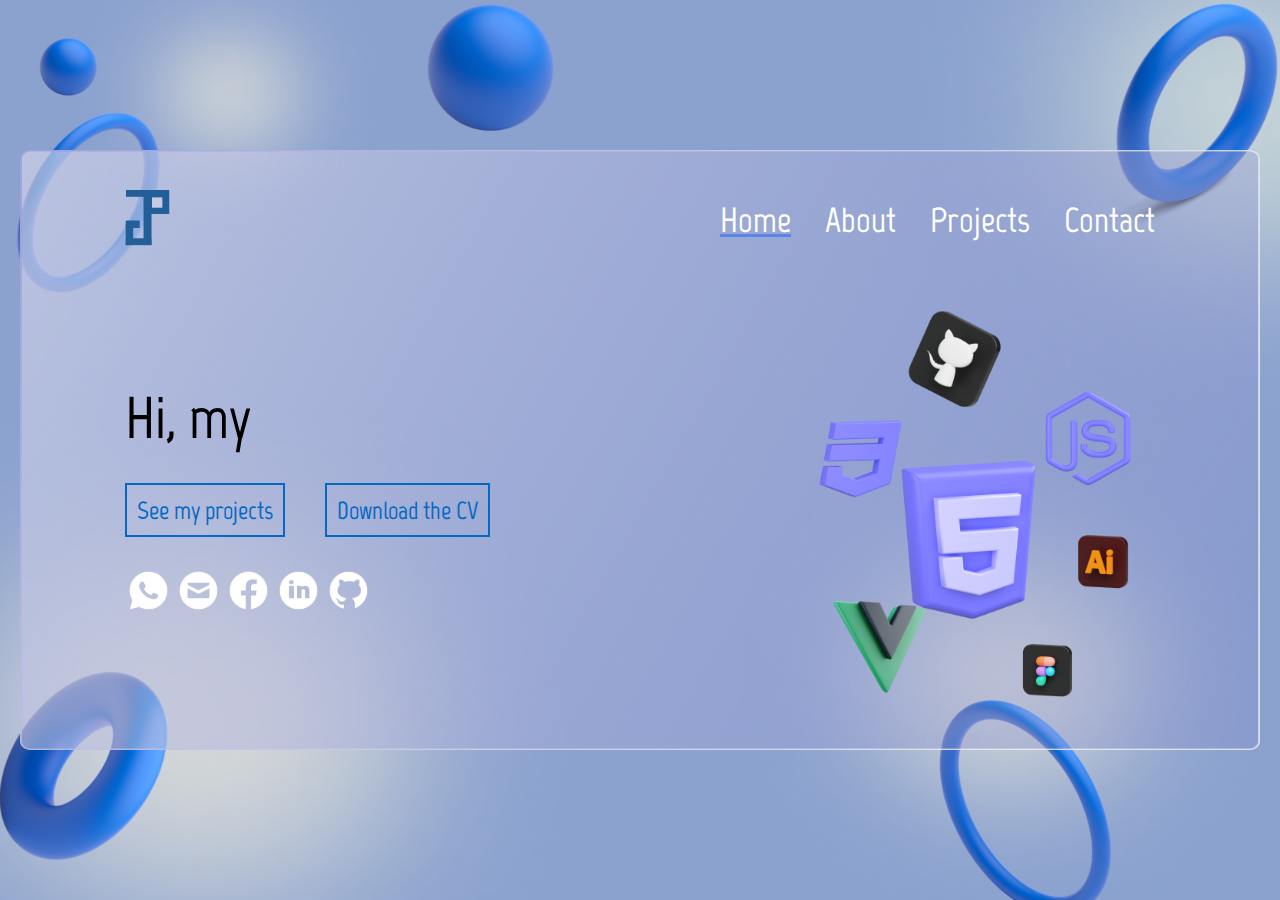
<file: index.html>
<!DOCTYPE html>
<html lang="en">

<head>
    <meta charset="UTF-8">
    <meta name="viewport" content="width=device-width, initial-scale=1.0">
    <title>Document</title>
    <link rel="stylesheet" href="css/main.css">
    <link rel="stylesheet" href="css/media.css">
</head>

<body>
    <header class="header">
        <img src="./img/background.png" alt="" class="header__bg">
        <img src="./img/circle1.png" alt="" class="header__circle1">
        <img src="./img/circle2.png" alt="" class="header__circle2">
        <img src="./img/circle3.png" alt="" class="header__circle3">
        <img src="./img/circle4.png" alt="" class="header__circle4">
        <img src="./img/circle5.png" alt="" class="header__circle5">
        <img src="./img/circle6.png" alt="" class="header__circle6">

        <div class="header__content">
            <img src="./img/blur.png" alt="" class="header__blur">

            <div class="header__box">
                <div class="header__nav">
                    <div class="container">
                        <a href="#!" class="header__logo"><img src="./img/logo.svg" alt="" class="header__logo-img"></a>

                        <div class="header__lines">
                            <span class="header__line"></span>
                        </div>
                        <div class="header__menu">
                            <ul class="header__list">
                                <li class="header__item">
                                    <a href="#!" style="text-decoration: underline rgba(91, 131, 233, 1);"
                                        class="header__link">Home</a>
                                </li>
                                <li class="header__item">
                                    <a href="./html/about.html" class="header__link">About</a>
                                </li>
                                <li class="header__item">
                                    <a href="./html/projects.html" class="header__link">Projects</a>
                                </li>
                                <li class="header__item">
                                    <a href="./html/contact.html" class="header__link">Contact</a>
                                </li>
                            </ul>

                            <div class="header__socials">
                                <a href="tel: +99897 133 14 04"><img src="./img/WhatsApp.svg" alt=""></a>
                                <a href="mailto:sobitbeksunnatillayev@gmail.com"><img src="./img/email.svg" alt=""></a>
                                <a href="#!"><img src="./img/Facebook.svg" alt=""></a>
                                <a href="#!"><img src="./img/LinkedIn.svg" alt=""></a>
                                <a href="https://github.com/SobitSunnatillayev" target="blank"><img
                                        src="./img/GitHub.svg" alt=""></a>
                            </div>
                        </div>
                    </div>
                </div>

                <div class="header__personal">
                    <div class="container">
                        <div class="header__info">
                            <h1 class="header__title">Hi, my name is Sobit and I am a <span
                                    style="color: rgba(5, 104, 195, 1);">Frontend Developer</span></h1>
                            <div class="header__btns">
                                <a class="header__btn" href="./html/projects.html">See my projects</a>
                                <a class="header__btn" href="./download/resume.docx" download="CV.pdf">
                                    Download the CV
                                </a>
                            </div>
                            <div class="header__icons">
                                <a href="tel: +99897 133 14 04"><img src="./img/WhatsApp.svg" alt=""></a>
                                <a href="mailto:sobitbeksunnatillayev@gmail.com"><img src="./img/email.svg" alt=""></a>
                                <a href="#!"><img src="./img/Facebook.svg" alt=""></a>
                                <a href="#!"><img src="./img/LinkedIn.svg" alt=""></a>
                                <a href="https://github.com/SobitSunnatillayev" target="blank"><img
                                        src="./img/GitHub.svg" alt=""></a>
                            </div>
                        </div>
                        <img src="./img/tools.png" alt="" class="header__img">
                    </div>
                </div>
            </div>
        </div>
    </header>

    <script src="./js/main.js"></script>
    <script src="./js/global.js"></script>
</body>

</html>
</file>
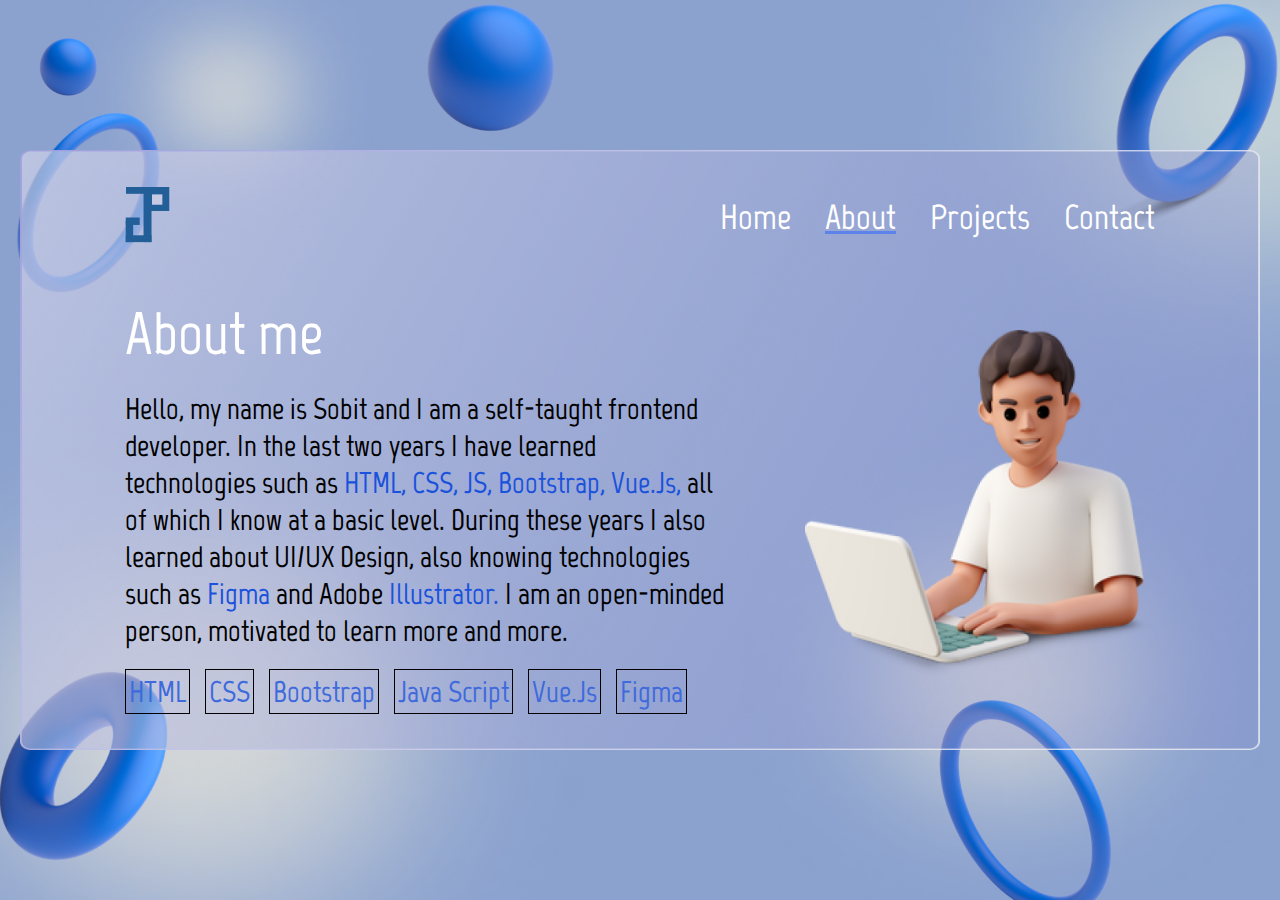
<file: html/about.html>
<!DOCTYPE html>
<html lang="en">

<head>
    <meta charset="UTF-8">
    <meta name="viewport" content="width=device-width, initial-scale=1.0">
    <title>Document</title>
    <link rel="stylesheet" href="../css/main.css">
    <link rel="stylesheet" href="../css/media.css">
</head>

<body>
    <header class="header">
        <img src="../img/background.png" alt="" class="header__bg">
        <img src="../img/circle1.png" alt="" class="header__circle1">
        <img src="../img/circle2.png" alt="" class="header__circle2">
        <img src="../img/circle3.png" alt="" class="header__circle3">
        <img src="../img/circle4.png" alt="" class="header__circle4">
        <img src="../img/circle5.png" alt="" class="header__circle5">
        <img src="../img/circle6.png" alt="" class="header__circle6">

        <div class="header__content">
            <img src="../img/blur.png" alt="" class="header__blur">

            <div class="header__box">
                <div class="header__nav">
                    <div class="container">
                        <a href="../index.html" class="header__logo"><img src="../img/logo.svg" class="header__logo-img" alt=""></a>

                        <div class="header__lines">
                            <span class="header__line"></span>
                        </div>

                        <div class="header__menu">
                            <ul class="header__list">
                                <li class="header__item">
                                    <a href="../index.html" class="header__link">Home</a>
                                </li>
                                <li class="header__item">
                                    <a href="#!" style="text-decoration: underline rgba(91, 131, 233, 1);"
                                        class="header__link">About</a>
                                </li>
                                <li class="header__item">
                                    <a href="./projects.html" class="header__link">Projects</a>
                                </li>
                                <li class="header__item">
                                    <a href="./contact.html" class="header__link">Contact</a>
                                </li>
                            </ul>

                            <div class="header__socials">
                                <a href="tel: +99897 133 14 04"><img src="../img/WhatsApp.svg" alt=""></a>
                                <a href="mailto:sobitbeksunnatillayev@gmail.com"><img src="../img/email.svg" alt=""></a>
                                <a href="#!"><img src="../img/Facebook.svg" alt=""></a>
                                <a href="#!"><img src="../img/LinkedIn.svg" alt=""></a>
                                <a href="https://github.com/SobitSunnatillayev" target="blank"><img
                                        src="../img/GitHub.svg" alt=""></a>
                            </div>
                        </div>
                    </div>
                </div>

                <div class="about__box">
                    <div class="container">
                        <div class="about__info">
                            <h2 class="about__title">About me</h2>
                            <p class="about__text">Hello, my name is Sobit and I am a self-taught frontend developer. In
                                the last two years I have learned technologies such as <span
                                    style="color: rgba(27, 82, 220, 1);">HTML, CSS, JS, Bootstrap, Vue.Js,</span>
                                all of which I know at a basic level. During these years I also learned about UI/UX
                                Design, also knowing technologies such as <span
                                    style="color: rgba(27, 82, 220, 1);">Figma</span> and Adobe <span
                                    style="color: rgba(27, 82, 220, 1);">Illustrator.</span>
                                I am an open-minded person, motivated to learn more and more.</p>
                                <div class="about__skills">
                                    <span class="about__skill">HTML</span>
                                    <span class="about__skill">CSS</span>
                                    <span class="about__skill">Bootstrap</span>
                                    <span class="about__skill">Java Script</span>
                                    <span class="about__skill">Vue.Js</span>
                                    <span class="about__skill">Figma</span>
                                </div>
                        </div>
                        <img src="../img/laptop.png" alt="" class="about__laptop">
                    </div>
                </div>
            </div>
        </div>
    </header>

    <script src="../js/global.js"></script>
</body>

</html>
</file>
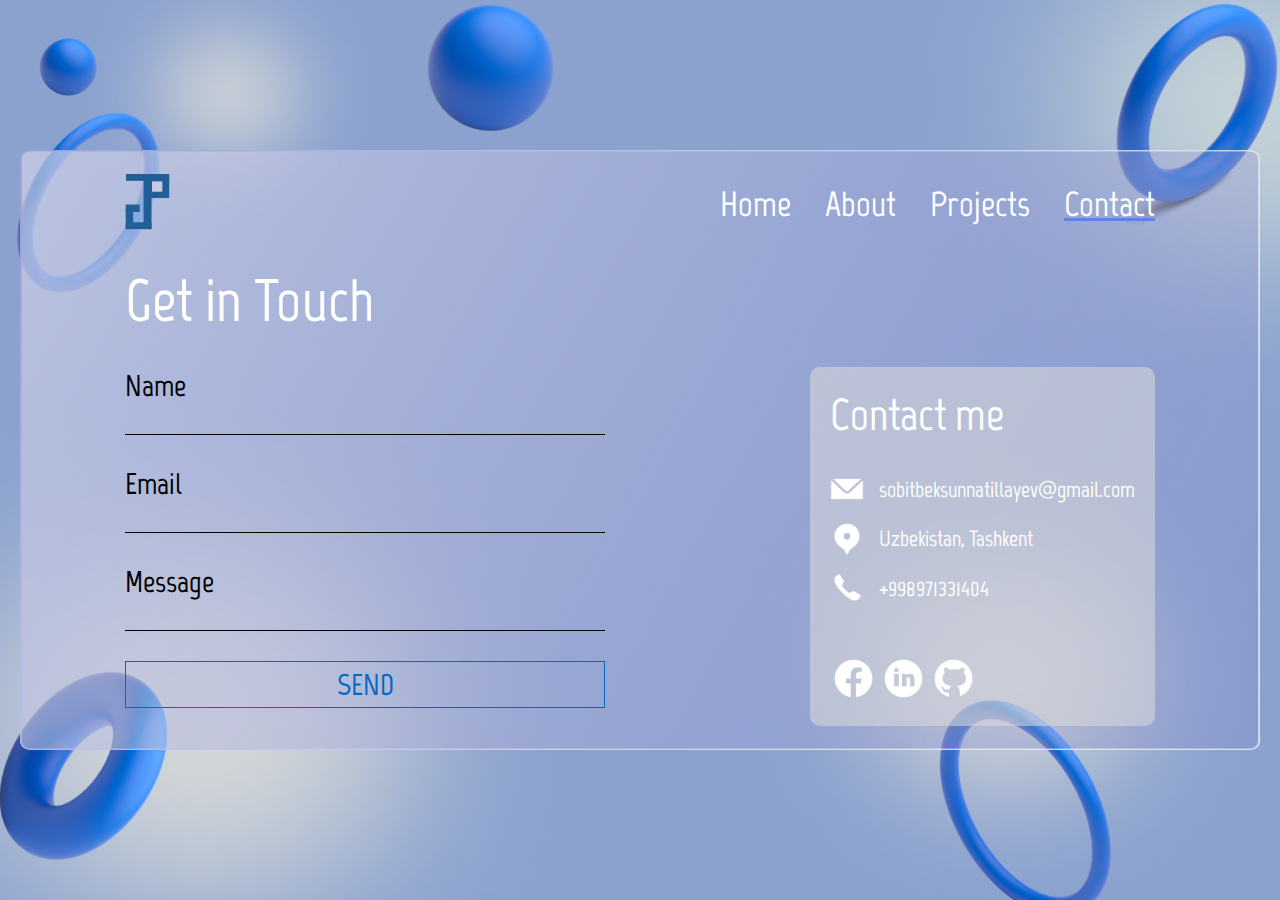
<file: html/contact.html>
<!DOCTYPE html>
<html lang="en">
<head>
    <meta charset="UTF-8">
    <meta name="viewport" content="width=device-width, initial-scale=1.0">
    <title>Document</title>
    <link rel="stylesheet" href="../css/main.css">
    <link rel="stylesheet" href="../css/media.css">
</head>

<body>
    <header class="header">
        <img src="../img/background.png" alt="" class="header__bg">
        <img src="../img/circle1.png" alt="" class="header__circle1">
        <img src="../img/circle2.png" alt="" class="header__circle2">
        <img src="../img/circle3.png" alt="" class="header__circle3">
        <img src="../img/circle4.png" alt="" class="header__circle4">
        <img src="../img/circle5.png" alt="" class="header__circle5">
        <img src="../img/circle6.png" alt="" class="header__circle6">

        <div class="header__content">
            <img src="../img/blur.png" alt="" class="contact__blur">

            <div class="header__box">
                <div class="header__nav">
                    <div class="container">
                        <a href="../index.html" class="header__logo"><img src="../img/logo.svg" class="header__logo-img"
                                alt=""></a>

                        <div class="header__lines">
                            <span class="header__line"></span>
                        </div>

                        <div class="header__menu">
                            <ul class="header__list">
                                <li class="header__item">
                                    <a href="../index.html" class="header__link">Home</a>
                                </li>
                                <li class="header__item">
                                    <a href="./about.html" class="header__link">About</a>
                                </li>
                                <li class="header__item">
                                    <a href="./projects.html" class="header__link">Projects</a>
                                </li>
                                <li class="header__item">
                                    <a href="#!" class="header__link"
                                        style="text-decoration: underline rgba(91, 131, 233, 1);">Contact</a>
                                </li>
                            </ul>

                            <div class="header__socials">
                                <a href="tel: +99897 133 14 04"><img src="../img/WhatsApp.svg" alt=""></a>
                                <a href="mailto:sobitbeksunnatillayev@gmail.com"><img src="../img/email.svg" alt=""></a>
                                <a href="#!"><img src="../img/Facebook.svg" alt=""></a>
                                <a href="#!"><img src="../img/LinkedIn.svg" alt=""></a>
                                <a href="https://github.com/SobitSunnatillayev" target="blank"><img
                                        src="../img/GitHub.svg" alt=""></a>
                            </div>
                        </div>
                    </div>
                </div>

                <div class="contact__box">
                    <div class="container">
                        <h3 class="contact__title">Get in Touch</h3>
                        <div class="contact__info">
                            <form action="" class="contact__form">
                                <input type="text" class="contact__input" placeholder="Name" required>
                                <input type="email" class="contact__input" placeholder="Email" required>
                                <input type="text" class="contact__input" placeholder="Message" required>

                                <button class="contact__btn">SEND</button>
                            </form>
                            <div class="contact__address">
                                <h4 class="contact__title2">Contact me</h4>
                                <div class="contact__links">
                                    <a href="mailto: sobitbeksunnatillayev@gmail.com" class="contact__link"
                                        target="blank"><img class="img" src="../img/Mail.svg"
                                            alt="">sobitbeksunnatillayev@gmail.com</a>
                                    <a href="#!" class="contact__link"><img class="img" src="../img/Location.svg" alt="">Uzbekistan,
                                        Tashkent
                                    </a>
                                    <a href="tel: +998971331404" class="contact__link"><img class="img" src="../img/Phone.svg"
                                            alt="">+998971331404</a>
                                </div>
                                <div class="contact__socials">
                                    <a href="#!"><img class="img2" src="../img/Facebook.svg" alt=""></a>
                                    <a href="#!"><img class="img2" src="../img/LinkedIn.svg" alt=""></a>
                                    <a href="https://github.com/SobitSunnatillayev" target="blank"><img class="img2"
                                            src="../img/GitHub.svg" alt=""></a>
                                </div>
                            </div>
                        </div>
                    </div>
                </div>
            </div>
        </div>
    </header>

    <script src="../js/global.js"></script>
</body>

</html>
</file>
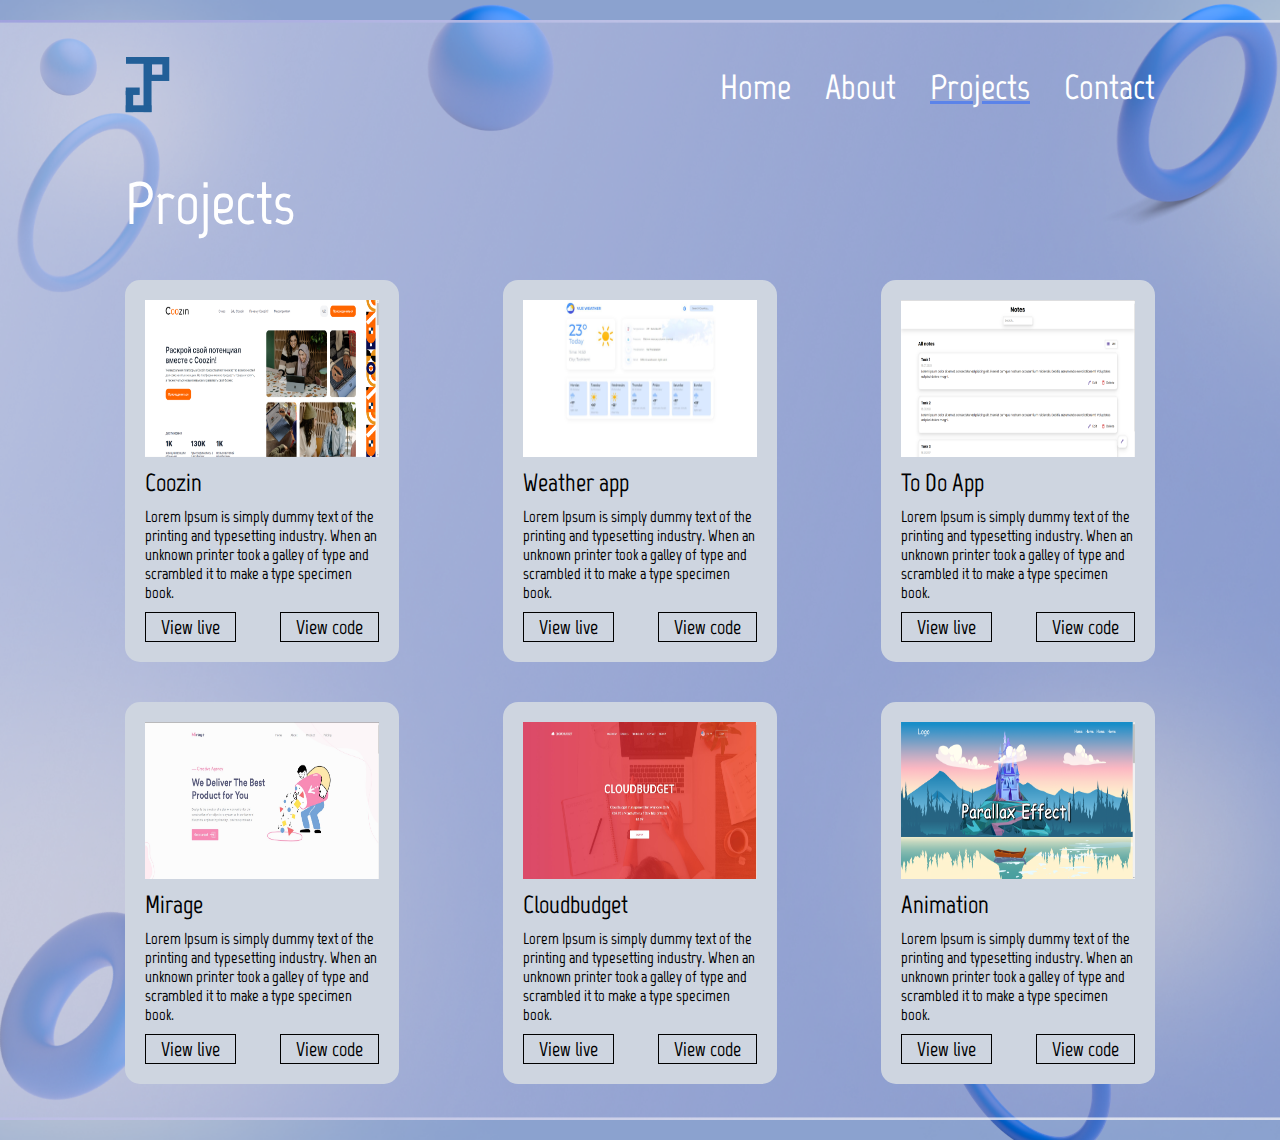
<file: html/projects.html>
<!DOCTYPE html>
<html lang="en">

<head>
    <meta charset="UTF-8">
    <meta name="viewport" content="width=device-width, initial-scale=1.0">
    <title>Document</title>
    <link rel="stylesheet" href="../css/main.css">
    <link rel="stylesheet" href="../css/media.css">
</head>

<body>
    <header class="header">
        <img src="../img/background.png" alt="" class="header__bg">
        <img src="../img/circle1.png" alt="" class="header__circle1">
        <img src="../img/circle2.png" alt="" class="header__circle2">
        <img src="../img/circle3.png" alt="" class="header__circle3">
        <img src="../img/circle4.png" alt="" class="header__circle4">
        <img src="../img/circle5.png" alt="" class="header__circle5">
        <img src="../img/circle6.png" alt="" class="header__circle6">

        <div class="header__content">
            <img src="../img/blur.png" alt="" class="projects__blur">

            <div class="header__box">
                <div class="header__nav">
                    <div class="container">
                        <a href="../index.html" class="header__logo"><img src="../img/logo.svg" class="header__logo-img"
                                alt=""></a>

                        <div class="header__lines">
                            <span class="header__line"></span>
                        </div>

                        <div class="header__menu">
                            <ul class="header__list">
                                <li class="header__item">
                                    <a href="../index.html" class="header__link">Home</a>
                                </li>
                                <li class="header__item">
                                    <a href="./about.html" class="header__link">About</a>
                                </li>
                                <li class="header__item">
                                    <a href="#!" class="header__link" style="text-decoration: underline rgba(91, 131, 233, 1);">Projects</a>
                                </li>
                                <li class="header__item">
                                    <a href="./contact.html" class="header__link">Contact</a>
                                </li>
                            </ul>

                            <div class="header__socials">
                                <a href="tel: +99897 133 14 04"><img src="../img/WhatsApp.svg" alt=""></a>
                                <a href="mailto:sobitbeksunnatillayev@gmail.com"><img src="../img/email.svg" alt=""></a>
                                <a href="#!"><img src="../img/Facebook.svg" alt=""></a>
                                <a href="#!"><img src="../img/LinkedIn.svg" alt=""></a>
                                <a href="https://github.com/SobitSunnatillayev" target="blank"><img
                                        src="../img/GitHub.svg" alt=""></a>
                            </div>
                        </div>
                    </div>
                </div>
                
                <div class="projects__box">
                    <div class="container">
                        <h2 class="about__title projects__title1">Projects</h2>
                        
                        <div class="projects__cards">
                            <div class="projects__card">
                                <img src="../img/coozin.png" alt="" class="projects__img">
                                <h3 class="projects__title">Coozin</h3>
                                <p class="projects__text">Lorem Ipsum is simply dummy text of the printing and typesetting industry. When an unknown printer took a galley of type and scrambled it to make a type specimen book.</p>
                                <div class="projects__btns">
                                    <a href="https://sobitsunnatillayev.github.io/Coozin/" target="blank" class="projects__btn">View live</a>
                                    <a href="https://github.com/SobitSunnatillayev" target="blank" class="projects__btn">View code</a>
                                </div>
                            </div>
                            <div class="projects__card">
                                <img src="../img/weather.jpg" alt="" class="projects__img">
                                <h3 class="projects__title">Weather app</h3>
                                <p class="projects__text">Lorem Ipsum is simply dummy text of the printing and typesetting industry. When an unknown printer took a galley of type and scrambled it to make a type specimen book.</p>
                                <div class="projects__btns">
                                    <a href="https://sobitsunnatillayev.github.io/weather/" target="blank" class="projects__btn">View live</a>
                                    <a href="https://github.com/SobitSunnatillayev" target="blank" class="projects__btn">View code</a>
                                </div>
                            </div>
                            <div class="projects__card">
                                <img src="../img/notes.png" alt="" class="projects__img">
                                <h3 class="projects__title">To Do App</h3>
                                <p class="projects__text">Lorem Ipsum is simply dummy text of the printing and typesetting industry. When an unknown printer took a galley of type and scrambled it to make a type specimen book.</p>
                                <div class="projects__btns">
                                    <a href="https://sobitsunnatillayev.github.io/Notes/" target="blank" class="projects__btn">View live</a>
                                    <a href="https://github.com/SobitSunnatillayev" target="blank" class="projects__btn">View code</a>
                                </div>
                            </div>
                            <div class="projects__card">
                                <img src="../img/mirage.jpg" alt="" class="projects__img">
                                <h3 class="projects__title">Mirage</h3>
                                <p class="projects__text">Lorem Ipsum is simply dummy text of the printing and typesetting industry. When an unknown printer took a galley of type and scrambled it to make a type specimen book.</p>
                                <div class="projects__btns">
                                    <a href="https://sobitsunnatillayev.github.io/Mirage/" target="blank"  class="projects__btn">View live</a>
                                    <a href="https://github.com/SobitSunnatillayev" target="blank" class="projects__btn">View code</a>
                                </div>
                            </div>
                            <div class="projects__card">
                                <img src="../img/cloudbudget.jpg" alt="" class="projects__img">
                                <h3 class="projects__title">Cloudbudget</h3>
                                <p class="projects__text">Lorem Ipsum is simply dummy text of the printing and typesetting industry. When an unknown printer took a galley of type and scrambled it to make a type specimen book.</p>
                                <div class="projects__btns">
                                    <a href="https://sobitsunnatillayev.github.io/cloudbudget/" target="blank" class="projects__btn">View live</a>
                                    <a href="https://github.com/SobitSunnatillayev" target="blank" class="projects__btn">View code</a>
                                </div>
                            </div>
                            <div class="projects__card">
                                <img src="../img/animation.png" alt="" class="projects__img">
                                <h3 class="projects__title">Animation</h3>
                                <p class="projects__text">Lorem Ipsum is simply dummy text of the printing and typesetting industry. When an unknown printer took a galley of type and scrambled it to make a type specimen book.</p>
                                <div class="projects__btns">
                                    <a href="https://sobitsunnatillayev.github.io/animation/" target="blank"  class="projects__btn">View live</a>
                                    <a href="https://github.com/SobitSunnatillayev" target="blank" class="projects__btn">View code</a>
                                </div>
                            </div>
                        </div>
                    </div>
                </div>
            </div>
        </div>
    </header>

    <script src="../js/global.js"></script>
</body>

</html>
</file>
<file: css/main.css>
@import url(fonts.css);

* {
    margin: 0;
    padding: 0;
    box-sizing: border-box;
    font-family: "Marvel";
}

ul {
    list-style: none;
}

a {
    text-decoration: none;
}

button {
    background: none;
    border: none;
    cursor: pointer;
}

.container {
    max-width: 1060px;
    width: 100%;
    margin: 0 auto;
    padding: 0 15px;
}

/* home */

.header {
    min-height: 100vh;
    position: relative;
    z-index: 1;
    overflow: hidden;
    display: flex;
    flex-direction: column;
}

.header__bg {
    position: absolute;
    width: 100%;
    height: 100%;
    z-index: -1;
    object-fit: cover;
}

.header__circle1 {
    position: absolute;
    right: 0;
    width: 300px;
    transform: translateX(200px) rotate(100deg);
    transition: 1s;
    z-index: -1;
}

.header__circle2 {
    position: absolute;
    right: 50%;
    width: 300px;
    transform: translateY(-200px);
    transition: 1s;
    z-index: -1;
}

.header__circle3 {
    position: absolute;
    left: 0;
    transform: translateX(-200px);
    transition: 1s;
    z-index: -1;
}

.header__circle4 {
    position: absolute;
    left: 0;
    width: 300px;
    transform: translateX(-300px) rotate(50deg);
    transition: 1s;
    z-index: -1;
}

.header__circle5 {
    position: absolute;
    bottom: 0;
    width: 300px;
    transform: translateX(-350px) rotate(-100deg);
    transition: 1s;
    z-index: -1;
}

.header__circle6 {
    position: absolute;
    right: 0;
    bottom: 0;
    transform: translateY(300px) rotate(100deg);
    transition: 1s;
    z-index: -1;
}

.header__content {
    display: flex;
    justify-content: center;
    align-items: center;
    flex-grow: 1;
    padding: 20px;
}

.header__blur {
    height: 600px;
    width: 1360px;
}

.header__nav .container {
    display: flex;
    justify-content: space-between;
    align-items: center;
}

.header__link {
    font-size: 35px;
    color: white;
}

.header__list {
    display: flex;
    gap: 34px;
}

.header__box {
    position: absolute;
    width: 100%;
    padding: 20px;
}

.header__title {
    font-size: 59px;
    color: black;
    max-width: 619px;
    width: 100%;
}

.header__btns {
    display: flex;
    gap: 40px;
    padding: 30px 0;
}

.header__btn {
    color: rgba(5, 104, 195, 1);
    font-size: 25px;
    border: 2px solid rgba(5, 104, 195, 1);
    padding: 10px;
    transition: 0.4s;
}

.header__btn:hover {
    background: white;
}

.header__personal {
    padding-top: 40px;
}

.header__personal .container {
    display: flex;
    align-items: center;
    justify-content: space-between;
}

.header__img {
    width: 350px;
}

.header__socials {
    display: none;
}

.header__lines {
    display: none;
}

/* home */


/* about */

.about__title {
    font-size: 60px;
    color: white;
    padding-bottom: 20px;
}

.about__text {
    font-size: 30px;
    max-width: 605px;
    width: 100%;
}

.about__box .container {
    display: flex;
    align-items: center;
    justify-content: space-between;
}

.about__box {
    padding-top: 50px;
}

.about__laptop {
    width: 350px;
    height: 350px;
}

.about__skill {
    font-size: 30px;
    color: rgba(62, 106, 220, 1);
    border: solid 1px black;
    padding: 3px;
}

.about__skills {
    padding-top: 20px;
    display: flex;
    gap: 15px;
    flex-wrap: wrap;
}

/* about */

/* projects */

.projects__title {
    font-size: 25px;
}

.projects__blur {
    height: 600px;
    width: 1360px;
}

.projects__text {
    font-size: 16px;
    max-width: 234px;
    width: 100%;
}

.projects__btn {
    font-size: 20px;
    color: black;
    border: solid 1px black;
    padding: 2px 15px;
    transition: 0.4s;
}

.projects__btn:hover {
    background: white;
}

.projects__btns {
    display: flex;
    justify-content: space-between;
}

.projects__card {
    background: rgba(206, 213, 224, 1);
    display: flex;
    flex-direction: column;
    gap: 10px;
    padding: 20px;
    border-radius: 15px;
}

.projects__cards {
    display: flex;
    justify-content: space-between;
    flex-wrap: wrap;
    gap: 40px;
}

.projects__title1 {
    padding-bottom: 40px;
}

.projects__blur {
    height: 1100px;
}

.projects__box {
    padding-top: 50px;
}

.projects__img {
    width: 234px;
    height: 157px;
}

/* projects */

/* contact */

.contact__box {
    padding-top: 30px;
}

.contact__form {
    display: flex;
    flex-direction: column;
    gap: 30px;
    width: 100%;
}

.contact__title {
    color: white;
    font-size: 60px;
    padding-bottom: 30px;
}

.contact__input {
    font-size: 30px;
    background: none;
    border: none;
    border-bottom: solid 1px black;
    outline: none;
    max-width: 480px;
    width: 100%;
    padding-bottom: 30px;
}

.contact__input::placeholder {
    color: black;
}

.contact__btn {
    font-size: 30px;
    color: rgba(5, 104, 195, 1);
    border: solid 1px rgba(5, 104, 195, 1);
    padding: 4px 0;
    max-width: 480px;
    width: 100%;
    transition: 0.4s;
}

.contact__btn:hover {
    background: white;
}

.contact__info {
    display: flex;
    justify-content: space-between;
}

.contact__title2 {
    font-size: 45px;
    color: white;
}

.contact__link {
    font-size: 22px;
    color: white;
    display: flex;
    align-items: center;
    gap: 15px;
}

.contact__links {
    display: flex;
    flex-direction: column;
    gap: 15px;
    padding-top: 30px;
    padding-bottom: 50px;
}

.contact__address {
    background: rgba(217, 217, 217, 0.56);
    padding: 20px;
    border-radius: 10px;
}

.contact__blur {
    height: 600px;
    width: 1360px;
}

/* contact */
</file>
<file: css/media.css>
@media(max-width: 1000px) {
    .header__circle1 {
        width: 250px;
    }
    
    .header__circle2 {
        width: 250px;
    }
    
    .header__circle4 {
        width: 250px;
    }
    
    .header__circle5 {
        width: 250px; 
    }
    
    .header__circle6 {
        width: 300px;
    }
    
    .header__title {
        font-size: 50px;
    }
    
    .header__btn {
        font-size: 20px;
        padding: 8px;
    }
    
    .header__personal {
        padding-top: 100px;
    }
    
    .header__img {
        width: 325px;
    }
    
    .header__link {
        font-size: 30px;
    }
    
    .header__blur {
        width: 100%;
    }
    .projects__blur {
        width: 100%;
    }
    
    .about__title {
        font-size: 50px;
    }
    .about__text {
        font-size: 27px;
    }
    .about__skill {
        font-size: 24px;
    }
    .about__laptop {
        width: 0;
        height: 0;
    }
    .about__box {
        height: 500px;
    }
    .projects__cards {
        justify-content: center;
    }
    .contact__info {
        flex-wrap: wrap;
        gap: 60px;
    }
    .contact__blur {
        width: 100%;
        height: 1000px;
    }
    .contact__title {
        font-size: 50px;
    }
    .contact__input {
        font-size: 25px;
    }
    .contact__btn {
        font-size: 25px;
    }
    .contact__box {
        padding-top: 50px;
    }
}

@media(max-width: 971px) {
    .projects__blur {
        height: 1500px;
    }
}

@media(max-width: 770px) {
    .header__title {
        font-size: 45px;
    }
    
    .header__btn {
        font-size: 18px;
    }
    
    .header__btns {
        gap: 30px;
    }
    
    .header__img {
        width: 300px;
    }
}

@media(max-width: 658px) {
    .projects__blur {
        height: 2750px;
        width: 100%;
    }
}

@media(max-width: 650px) {
    .header__personal .container {
        flex-wrap: wrap-reverse;
        justify-content: center;
        gap: 50px;
    }
    
    .header__blur {
        height: 800px;
    }
    
    .header__personal {
        padding-top: 50px;
    }
    
    .header__logo-img {
        width: 40px;
    }
    
    .header__title {
        max-width: 308px;
    }
    .header__icons {
        display: none;
    }
    
    .header__info {
        height: 264px;
    }
    
    .header__lines {
        display: flex;
        align-items: center;
        width: 40px;
        height: 40px;
        position: relative;
        z-index: 1000;
    }
    
    .header__line {
        width: 100%;
        height: 2px;
        background: white;
        position: relative;
        transition: 0.4s;
    }
    
    .header__line.active {
        background: transparent;
    }
    
    .header__line::before,
    .header__line::after {
        content: "";
        position: absolute;
        width: 100%;
        height: 100%;
        background: white;
        left: 0;
        transition: 0.4s;
    }
    
    .header__line::before {
        top: -10px;
    }
    
    .header__line.active::before {
        top: 0;
        transform: rotate(-45deg)
    }
    
    .header__line::after {
        top: 10px;
    }
    
    .header__line.active::after {
        top: 0;
        transform: rotate(45deg)
    }
    
    .header__menu {
        position: fixed;
        left: -100%;
        top: 0;
        width: 100%;
        height: 100%;
        background: rgba(38, 39, 41, 0.9);
        z-index: 999;
        display: flex;
        flex-direction: column;
        align-items: center;
        justify-content: center;
        transition: 0.4s;
    }

    .header__menu.active {
        left: 0;
    }

    .header__list {
        flex-direction: column;
        align-items: center;
    }
    .header__socials{
        display: flex;
        padding-top: 50px;
    }
    
    body.active {
        overflow: hidden;
    }
    .about__box {
        height: 680px;
    }
}

@media(max-width: 500px) {
    .contact__address {
        width: 100%;
    }
    .contact__title2 {
        font-size: 35px;
    }
    .contact__link {
        overflow: hidden;
        font-size: 20px;
    }
    .img {
        width: 24px;
        height: 24px;
    }
    .img2 {
        width: 37px;
        height: 37px;
    }
    .contact__blur {
        height: 900px;
    }
}

@media(max-width: 450px) {
    .header__circle1 {
        display: none;
    }
    
    .header__circle2 {
        display: none;
    }
    
    .header__circle3 {
        display: none;
    }
    
    .header__circle4 {
        display: none;
    }
    
    .header__circle5 {
        display: none; 
    }
    
    .header__circle6 {
        display: none;
    }
    
    .header__personal {
        padding-top: 30px;
    }
    .contact__title {
        font-size: 40px;
    }
}

@media(max-width: 380px) {
    .header__img {
        width: 280px;
    }
    .header__title {
        font-size: 37px;
    }
    .header__btn {
        font-size: 16px;
    }
    .about__skills {
        gap: 10px;
    }
    .about__skill {
        font-size: 22px;
    }
    .about__text {
        font-size: 24px;
    }
    .about__title {
        font-size: 40px;
    }
    .projects__card {
        padding: 10px;
    }
    .projects__title {
        font-size: 22px;
    }
    .projects__text {
        font-size: 15px;
    }
    .projects__btn {
        font-size: 16px;
    }
    .projects__blur {
        height: 2430px;
    }
}
</file>
